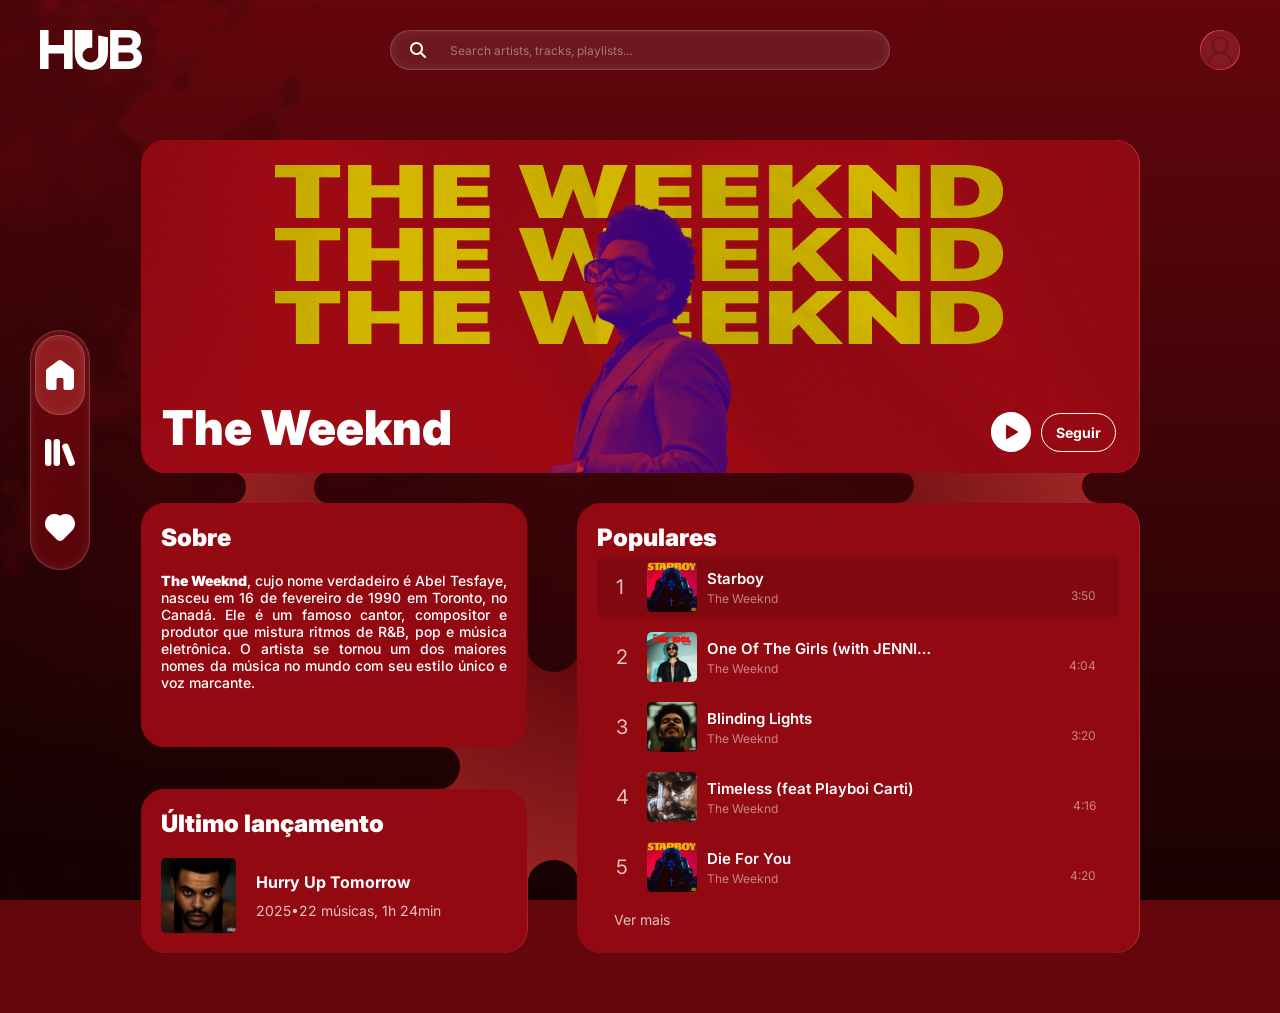
<file: artista/index.html>
<!DOCTYPE html>
<html lang="pt-BR">
<head>
  <meta charset="UTF-8">
  <meta name="viewport" content="width=device-width, initial-scale=1.0">
  <title>The Weeknd | MusicHub</title>

  <link rel="preconnect" href="https://fonts.googleapis.com">
  <link rel="preconnect" href="https://fonts.gstatic.com" crossorigin>
  <link href="https://fonts.googleapis.com/css2?family=Inter:wght@400;500;600;700;900&display=swap" rel="stylesheet">
  <link rel="stylesheet" href="https://cdnjs.cloudflare.com/ajax/libs/font-awesome/6.5.1/css/all.min.css" crossorigin="anonymous" referrerpolicy="no-referrer" />

  <link rel="stylesheet" href="../shared/base.css">
  <link rel="stylesheet" href="../shared/componentes.css">
  <link rel="stylesheet" href="artista.css">

  <script src="../shared/componentes.js"></script>
  <script src="../shared/cor-imagem.js" defer></script>
</head>
<body class="artista-page">

  <div class="page-bg" aria-hidden="true"></div>

  <mh-header avatar="../assets/shared/avatar.png"></mh-header>

  <mh-sidebar ativo="home"></mh-sidebar>

  <main class="artist">

    <section class="artist-banner">
      <img class="artist-banner__img" src="../assets/artista/banner.png" alt="" data-cor-dinamica data-saturacao-minima="0.75">
      <h1 class="artist-banner__name" id="artist-name">The Weeknd</h1>

      <div class="artist-banner__actions">
        <button class="btn-play" type="button" id="btn-play" aria-label="Tocar">
          <img src="../assets/artista/icon-play.svg" alt="" width="40" height="40">
        </button>
        <button class="btn-seguir" type="button" id="btn-seguir">Seguir</button>
      </div>
    </section>

    <div class="artist-col">
      <section class="card card--sobre">
        <h2 class="card__title">Sobre</h2>
        <p class="sobre__text" id="artist-bio">
          <strong>The Weeknd</strong>, cujo nome verdadeiro é Abel Tesfaye, nasceu em 16 de fevereiro
          de 1990 em Toronto, no Canadá. Ele é um famoso cantor, compositor e produtor que mistura
          ritmos de R&amp;B, pop e música eletrônica. O artista se tornou um dos maiores nomes da música
          no mundo com seu estilo único e voz marcante.
        </p>
      </section>

      <section class="card card--lancamento">
        <h2 class="card__title">Último lançamento</h2>
        <a class="album" href="#" id="ultimo-lancamento">
          <img class="album__cover" src="../assets/artista/album-hurry-up.png" alt="" width="75" height="75">
          <div class="album__info">
            <span class="album__name">Hurry Up Tomorrow</span>
            <span class="album__meta">2025•22 músicas, 1h 24min</span>
          </div>
        </a>
      </section>
    </div>

    <section class="card card--populares">
      <h2 class="card__title">Populares</h2>

      <ol class="song-list" id="song-list">
        <li class="song song--active">
          <span class="song__pos">1</span>
          <img class="song__cover" src="../assets/artista/musica-1.png" alt="" width="50" height="50">
          <div class="song__info">
            <span class="song__name">Starboy</span>
            <span class="song__artist">The Weeknd</span>
          </div>
          <span class="song__time">3:50</span>
        </li>
        <li class="song">
          <span class="song__pos">2</span>
          <img class="song__cover" src="../assets/artista/musica-2.png" alt="" width="50" height="50">
          <div class="song__info">
            <span class="song__name">One Of The Girls (with JENNIE, Lily Rose Depp)</span>
            <span class="song__artist">The Weeknd</span>
          </div>
          <span class="song__time">4:04</span>
        </li>
        <li class="song">
          <span class="song__pos">3</span>
          <img class="song__cover" src="../assets/artista/musica-3.png" alt="" width="50" height="50">
          <div class="song__info">
            <span class="song__name">Blinding Lights</span>
            <span class="song__artist">The Weeknd</span>
          </div>
          <span class="song__time">3:20</span>
        </li>
        <li class="song">
          <span class="song__pos">4</span>
          <img class="song__cover" src="../assets/artista/musica-4.png" alt="" width="50" height="50">
          <div class="song__info">
            <span class="song__name">Timeless (feat Playboi Carti)</span>
            <span class="song__artist">The Weeknd</span>
          </div>
          <span class="song__time">4:16</span>
        </li>
        <li class="song">
          <span class="song__pos">5</span>
          <img class="song__cover" src="../assets/artista/musica-5.png" alt="" width="50" height="50">
          <div class="song__info">
            <span class="song__name">Die For You</span>
            <span class="song__artist">The Weeknd</span>
          </div>
          <span class="song__time">4:20</span>
        </li>
      </ol>

      <a class="card__more" href="#" id="ver-mais">Ver mais</a>
    </section>

  </main>

</body>
</html>
</file>
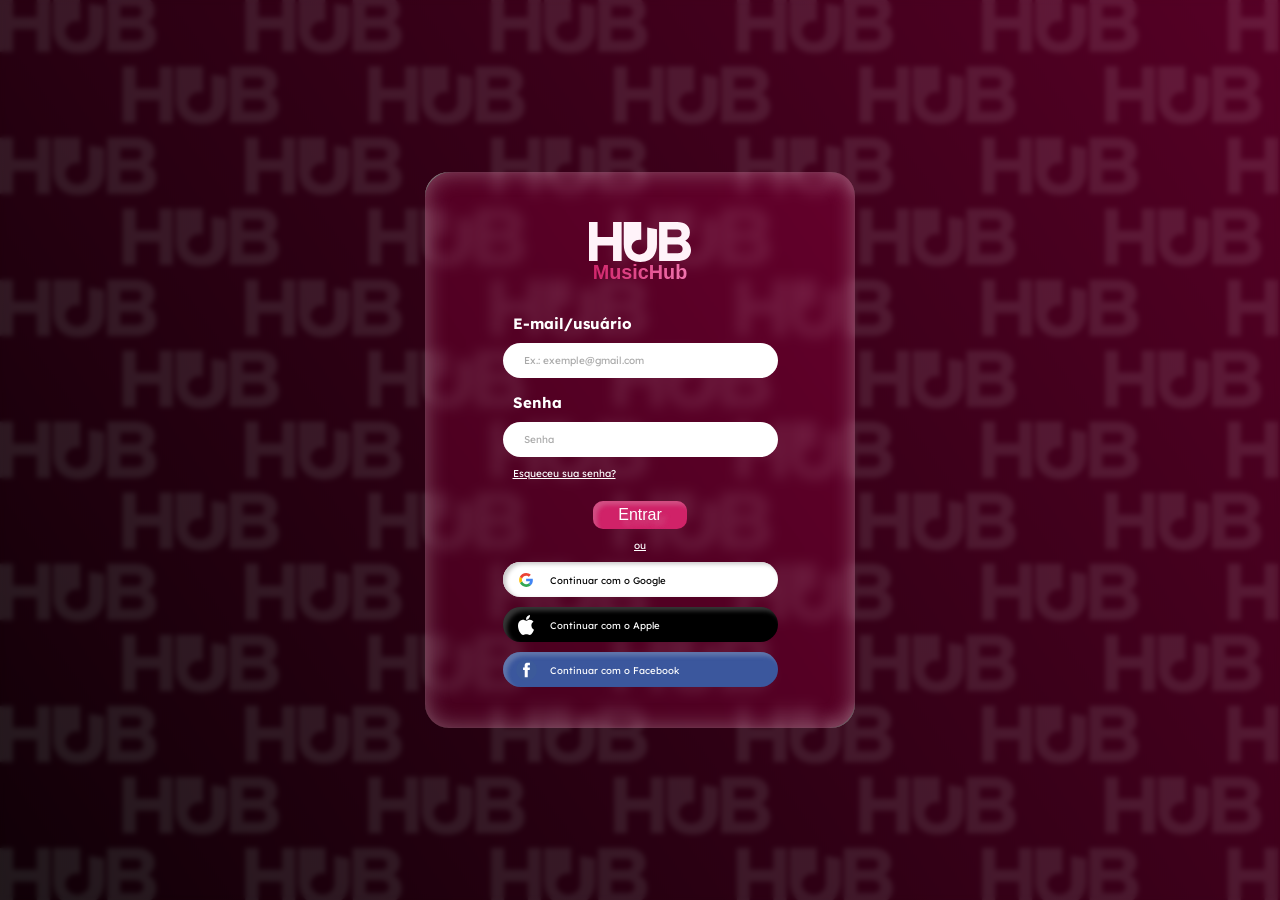
<file: login/index.html>
<!DOCTYPE html>
<html lang="pt-BR">
<head>
  <meta charset="UTF-8">
  <meta name="viewport" content="width=device-width, initial-scale=1.0">
  <title>Login | MusicHub</title>

  <link rel="preconnect" href="https://fonts.googleapis.com">
  <link rel="preconnect" href="https://fonts.gstatic.com" crossorigin>
  <link href="https://fonts.googleapis.com/css2?family=Lexend:wght@400;700&display=swap" rel="stylesheet">

  <link rel="stylesheet" href="login.css">
</head>
<body class="login-page">

  <div class="login-bg" aria-hidden="true">
    <img class="login-bg__pattern" src="../assets/login/bg-pattern.svg" alt="">
    <div class="login-bg__overlay"></div>
  </div>

  <main class="login-card">
    <header class="login-card__brand">
      <img class="login-card__logo" src="../assets/logo-hub.svg" alt="" width="102" height="40">
      <h1 class="login-card__title">MusicHub</h1>
    </header>

    <form class="login-form" id="login-form" novalidate>
      <div class="field">
        <label class="field__label" for="login-email">E-mail/usuário</label>
        <input class="field__input" type="text" id="login-email" name="email"
               placeholder="Ex.: exemple@gmail.com" autocomplete="username" required>
      </div>

      <div class="field">
        <label class="field__label" for="login-senha">Senha</label>
        <input class="field__input" type="password" id="login-senha" name="senha"
               placeholder="Senha" autocomplete="current-password" required>
      </div>

      <a class="login-form__forgot" href="#" id="link-esqueci-senha">Esqueceu sua senha?</a>

      <button class="btn-entrar" type="submit" id="btn-entrar">Entrar</button>
    </form>

    <span class="login-card__ou">ou</span>

    <div class="social-login">
      <button class="btn-social btn-social--google" type="button" id="btn-google">
        <img class="btn-social__icon" src="../assets/login/icon-google.svg" alt="">
        <span>Continuar com o Google</span>
      </button>

      <button class="btn-social btn-social--apple" type="button" id="btn-apple">
        <img class="btn-social__icon" src="../assets/login/icon-apple.svg" alt="">
        <span>Continuar com o Apple</span>
      </button>

      <button class="btn-social btn-social--facebook" type="button" id="btn-facebook">
        <img class="btn-social__icon" src="../assets/login/icon-facebook.svg" alt="">
        <span>Continuar com o Facebook</span>
      </button>
    </div>
  </main>

</body>
</html>
</file>
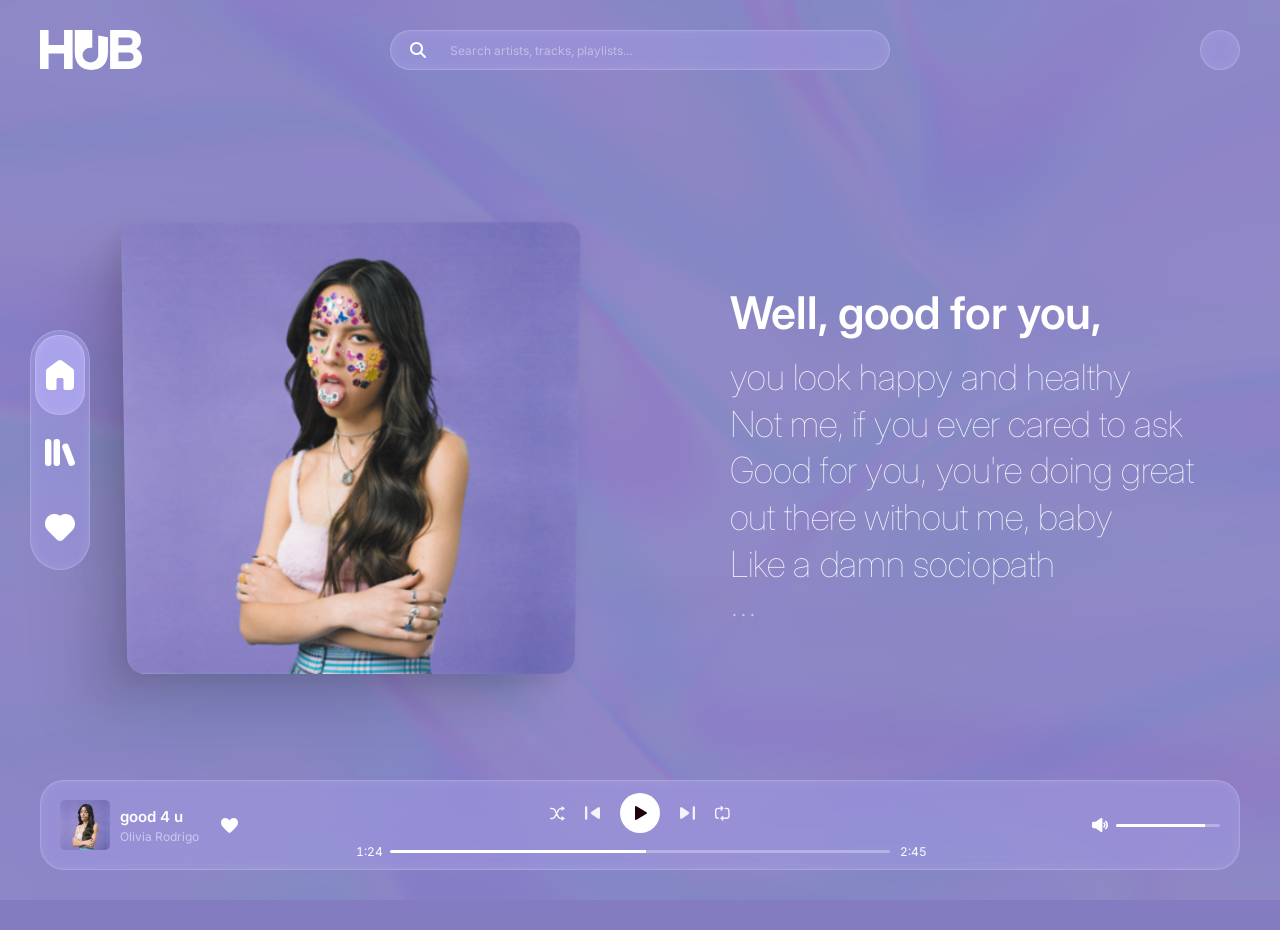
<file: musica/index.html>
<!DOCTYPE html>
<html lang="pt-BR">
<head>
  <meta charset="UTF-8">
  <meta name="viewport" content="width=device-width, initial-scale=1.0">
  <title>good 4 u | MusicHub</title>

  <link rel="preconnect" href="https://fonts.googleapis.com">
  <link rel="preconnect" href="https://fonts.gstatic.com" crossorigin>
  <link href="https://fonts.googleapis.com/css2?family=Inter:wght@400;500;600;700;900&display=swap" rel="stylesheet">
  <link rel="stylesheet" href="https://cdnjs.cloudflare.com/ajax/libs/font-awesome/6.5.1/css/all.min.css" crossorigin="anonymous" referrerpolicy="no-referrer" />

  <link rel="stylesheet" href="../shared/base.css">
  <link rel="stylesheet" href="../shared/componentes.css">
  <link rel="stylesheet" href="musica.css">

  <script src="../shared/componentes.js"></script>
  <script src="../shared/cor-imagem.js" defer></script>
</head>
<body class="musica-page">

  <div class="page-bg" aria-hidden="true"></div>

  <mh-header></mh-header>

  <mh-sidebar ativo="home"></mh-sidebar>

  <main class="musica">
    <mh-album-3d class="musica__album" id="album-3d" src="../assets/musica/capa.png" alt="Capa do álbum" data-cor-dinamica></mh-album-3d>

    <section class="letra" id="letra" aria-label="Letra da música">
      <p class="letra__linha letra__linha--atual">Well, good for you,</p>
      <p class="letra__linha">you look happy and healthy</p>
      <p class="letra__linha">Not me, if you ever cared to ask</p>
      <p class="letra__linha">Good for you, you're doing great out there without me, baby</p>
      <p class="letra__linha">Like a damn sociopath</p>
      <p class="letra__mais" aria-hidden="true">...</p>
    </section>
  </main>

  <footer class="player" id="player">
    <div class="player__musica">
      <img class="player__capa" id="player-capa" src="../assets/musica/capa.png" alt="" width="50" height="50">
      <div class="player__info">
        <span class="player__titulo" id="player-titulo">good 4 u</span>
        <span class="player__artista" id="player-artista">Olivia Rodrigo</span>
      </div>
      <button class="player__favoritar" type="button" id="btn-favoritar" aria-label="Favoritar" aria-pressed="false">
        <img src="../assets/musica/icon-favoritar.svg" alt="" width="17" height="15">
      </button>
    </div>

    <div class="player__centro">
      <div class="player__controles">
        <button class="player__botao" type="button" id="btn-aleatorio" aria-label="Aleatório" aria-pressed="false">
          <img src="../assets/musica/icon-shuffle.svg" alt="" width="15" height="15">
        </button>
        <button class="player__botao" type="button" id="btn-anterior" aria-label="Anterior">
          <img src="../assets/musica/icon-anterior.svg" alt="" width="15" height="14">
        </button>
        <button class="player__play" type="button" id="btn-play" aria-label="Tocar">
          <img src="../assets/musica/icon-play.svg" alt="" width="40" height="40">
        </button>
        <button class="player__botao" type="button" id="btn-proxima" aria-label="Próxima">
          <img src="../assets/musica/icon-proxima.svg" alt="" width="15" height="14">
        </button>
        <button class="player__botao" type="button" id="btn-repetir" aria-label="Repetir" aria-pressed="false">
          <img src="../assets/musica/icon-repeat.svg" alt="" width="15" height="15">
        </button>
      </div>

      <div class="player__tempo">
        <span class="player__tempo-texto" id="tempo-atual">1:24</span>
        <input class="barra player__progresso" type="range" id="progresso" min="0" max="165" value="84" aria-label="Posição da música">
        <span class="player__tempo-texto" id="tempo-total">2:45</span>
      </div>
    </div>

    <div class="player__volume">
      <img class="player__volume-icone" src="../assets/musica/icon-volume.svg" alt="" width="16" height="16">
      <input class="barra player__volume-barra" type="range" id="volume" min="0" max="100" value="85" aria-label="Volume">
    </div>
  </footer>

</body>
</html>
</file>
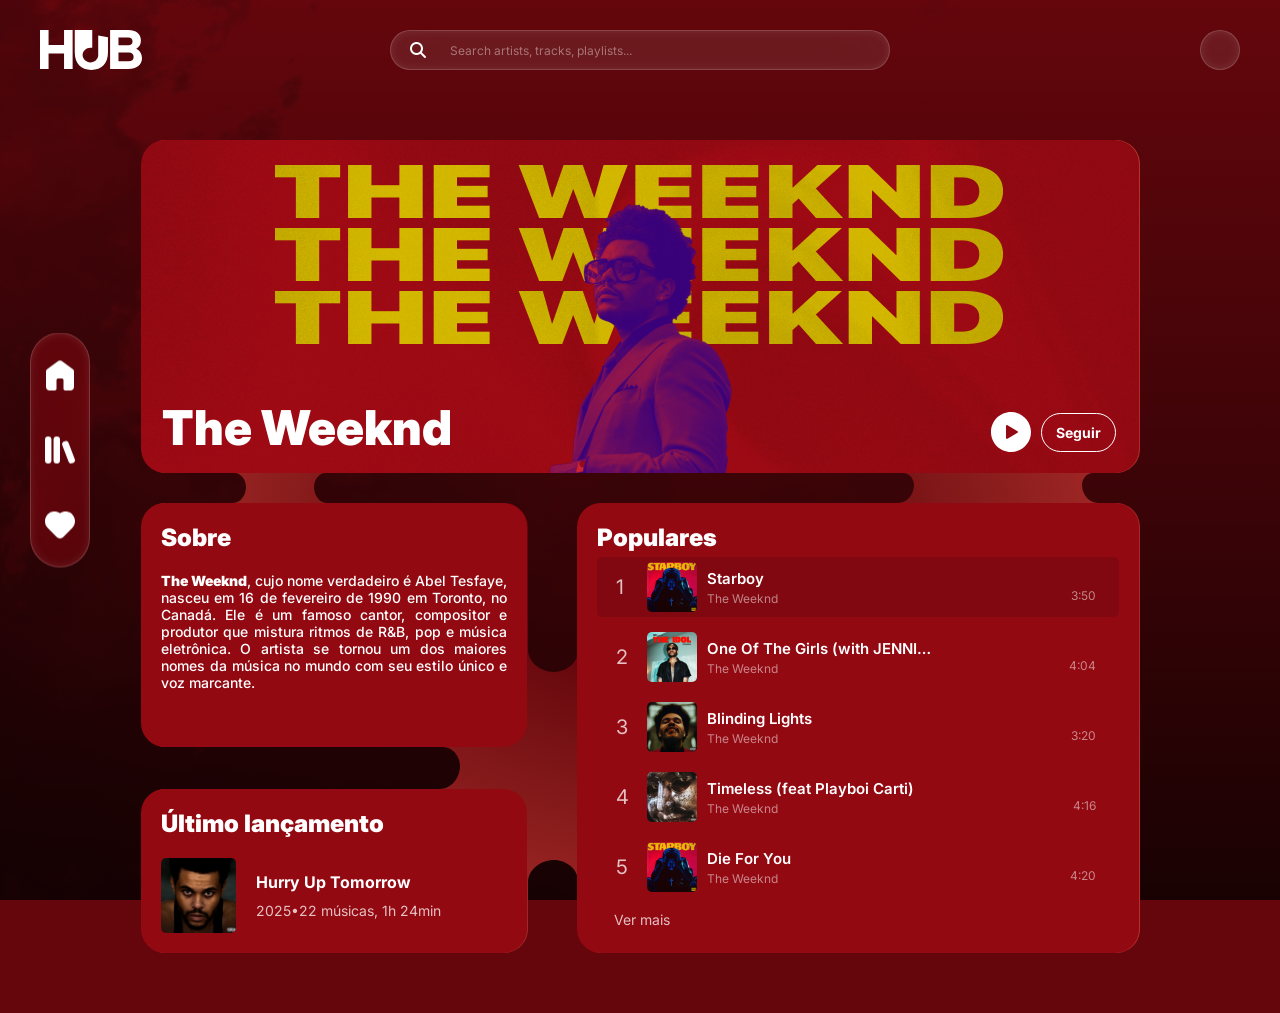
<file: artista/artista.html>
<!DOCTYPE html>
<html lang="pt-BR">
<head>
  <meta charset="UTF-8">
  <meta name="viewport" content="width=device-width, initial-scale=1.0">
  <title>The Weeknd | MusicHub</title>

  <link rel="preconnect" href="https://fonts.googleapis.com">
  <link rel="preconnect" href="https://fonts.gstatic.com" crossorigin>
  <link href="https://fonts.googleapis.com/css2?family=Inter:wght@400;500;600;700;900&display=swap" rel="stylesheet">
  <link rel="stylesheet" href="https://cdnjs.cloudflare.com/ajax/libs/font-awesome/6.5.1/css/all.min.css" crossorigin="anonymous" referrerpolicy="no-referrer" />

  <link rel="stylesheet" href="../shared/base.css">
  <link rel="stylesheet" href="../shared/componentes.css">
  <link rel="stylesheet" href="artista.css">

  <script src="../shared/componentes.js"></script>
  <script src="../shared/cor-imagem.js" defer></script>
</head>
<body class="artista-page">

  <mh-header></mh-header>
  <div class="page-bg" aria-hidden="true"></div>

  <mh-sidebar></mh-sidebar>


  <main class="artist">

    <section class="artist-banner">
      <img class="artist-banner__img" src="../assets/artista/banner.png" alt="" data-cor-dinamica data-saturacao-minima="0.75">
      <h1 class="artist-banner__name" id="artist-name">The Weeknd</h1>

      <div class="artist-banner__actions">
        <button class="btn-play" type="button" id="btn-play" aria-label="Tocar">
          <img src="../assets/artista/icon-play.svg" alt="" width="40" height="40">
        </button>
        <button class="btn-seguir" type="button" id="btn-seguir">Seguir</button>
      </div>
    </section>

    <div class="artist-col">
      <section class="card card--sobre">
        <h2 class="card__title">Sobre</h2>
        <p class="sobre__text" id="artist-bio">
          <strong>The Weeknd</strong>, cujo nome verdadeiro é Abel Tesfaye, nasceu em 16 de fevereiro
          de 1990 em Toronto, no Canadá. Ele é um famoso cantor, compositor e produtor que mistura
          ritmos de R&amp;B, pop e música eletrônica. O artista se tornou um dos maiores nomes da música
          no mundo com seu estilo único e voz marcante.
        </p>
      </section>

      <section class="card card--lancamento">
        <h2 class="card__title">Último lançamento</h2>
        <a class="album" href="#" id="ultimo-lancamento">
          <img class="album__cover" src="../assets/artista/album-hurry-up.png" alt="" width="75" height="75">
          <div class="album__info">
            <span class="album__name">Hurry Up Tomorrow</span>
            <span class="album__meta">2025•22 músicas, 1h 24min</span>
          </div>
        </a>
      </section>
    </div>

    <section class="card card--populares">
      <h2 class="card__title">Populares</h2>

      <ol class="song-list" id="song-list">
        <li class="song song--active">
          <span class="song__pos">1</span>
          <img class="song__cover" src="../assets/artista/musica-1.png" alt="" width="50" height="50">
          <div class="song__info">
            <span class="song__name">Starboy</span>
            <span class="song__artist">The Weeknd</span>
          </div>
          <span class="song__time">3:50</span>
        </li>
        <li class="song">
          <span class="song__pos">2</span>
          <img class="song__cover" src="../assets/artista/musica-2.png" alt="" width="50" height="50">
          <div class="song__info">
            <span class="song__name">One Of The Girls (with JENNIE, Lily Rose Depp)</span>
            <span class="song__artist">The Weeknd</span>
          </div>
          <span class="song__time">4:04</span>
        </li>
        <li class="song">
          <span class="song__pos">3</span>
          <img class="song__cover" src="../assets/artista/musica-3.png" alt="" width="50" height="50">
          <div class="song__info">
            <span class="song__name">Blinding Lights</span>
            <span class="song__artist">The Weeknd</span>
          </div>
          <span class="song__time">3:20</span>
        </li>
        <li class="song">
          <span class="song__pos">4</span>
          <img class="song__cover" src="../assets/artista/musica-4.png" alt="" width="50" height="50">
          <div class="song__info">
            <span class="song__name">Timeless (feat Playboi Carti)</span>
            <span class="song__artist">The Weeknd</span>
          </div>
          <span class="song__time">4:16</span>
        </li>
        <li class="song">
          <span class="song__pos">5</span>
          <img class="song__cover" src="../assets/artista/musica-5.png" alt="" width="50" height="50">
          <div class="song__info">
            <span class="song__name">Die For You</span>
            <span class="song__artist">The Weeknd</span>
          </div>
          <span class="song__time">4:20</span>
        </li>
      </ol>

      <a class="card__more" href="#" id="ver-mais">Ver mais</a>
    </section>

  </main>

</body>
</html>
</file>
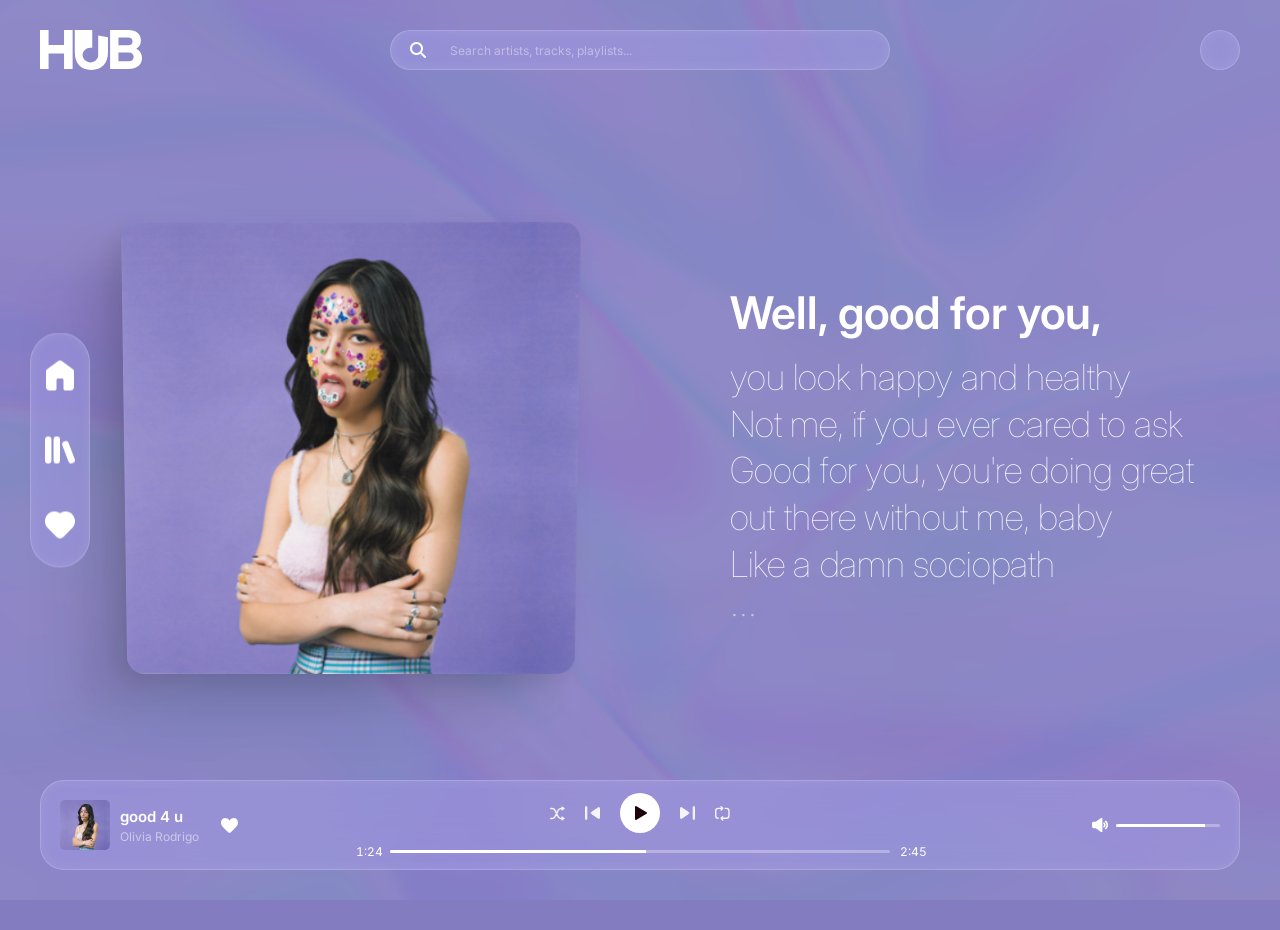
<file: musica/musica.html>
<!DOCTYPE html>
<html lang="pt-BR">

<head>
  <meta charset="UTF-8">
  <meta name="viewport" content="width=device-width, initial-scale=1.0">
  <title>good 4 u | MusicHub</title>

  <link rel="preconnect" href="https://fonts.googleapis.com">
  <link rel="preconnect" href="https://fonts.gstatic.com" crossorigin>
  <link href="https://fonts.googleapis.com/css2?family=Inter:wght@400;500;600;700;900&display=swap" rel="stylesheet">
  <link rel="stylesheet" href="https://cdnjs.cloudflare.com/ajax/libs/font-awesome/6.5.1/css/all.min.css"
    crossorigin="anonymous" referrerpolicy="no-referrer" />

  <link rel="stylesheet" href="../shared/base.css">
  <link rel="stylesheet" href="../shared/componentes.css">
  <link rel="stylesheet" href="musica.css">

  <script src="../shared/componentes.js"></script>
  <script src="../shared/cor-imagem.js" defer></script>
</head>

<body class="musica-page">

  <mh-header></mh-header>
  <div class="page-bg">
  </div>


  <mh-sidebar></mh-sidebar>

  <main class="musica">
    <mh-album-3d class="musica__album" id="album-3d" src="../assets/musica/capa.png" alt="Capa do álbum"
      data-cor-dinamica></mh-album-3d>

    <section class="letra" id="letra" aria-label="Letra da música">
      <p class="letra__linha letra__linha--atual">Well, good for you,</p>
      <p class="letra__linha">you look happy and healthy</p>
      <p class="letra__linha">Not me, if you ever cared to ask</p>
      <p class="letra__linha">Good for you, you're doing great out there without me, baby</p>
      <p class="letra__linha">Like a damn sociopath</p>
      <p class="letra__mais" aria-hidden="true">...</p>
    </section>
  </main>

  <footer class="player" id="player">
    <div class="player__musica">
      <img class="player__capa" id="player-capa" src="../assets/musica/capa.png" alt="" width="50" height="50">
      <div class="player__info">
        <span class="player__titulo" id="player-titulo">good 4 u</span>
        <a href="../artista/index.html" class="player__artista" id="player-artista">Olivia Rodrigo</a>
      </div>
      <button class="player__favoritar" type="button" id="btn-favoritar" aria-label="Favoritar" aria-pressed="false">
        <img src="../assets/musica/icon-favoritar.svg" alt="" width="17" height="15">
      </button>
    </div>

    <div class="player__centro">
      <div class="player__controles">
        <button class="player__botao" type="button" id="btn-aleatorio" aria-label="Aleatório" aria-pressed="false">
          <img src="../assets/musica/icon-shuffle.svg" alt="" width="15" height="15">
        </button>
        <button class="player__botao" type="button" id="btn-anterior" aria-label="Anterior">
          <img src="../assets/musica/icon-anterior.svg" alt="" width="15" height="14">
        </button>
        <button class="player__play" type="button" id="btn-play" aria-label="Tocar">
          <img src="../assets/musica/icon-play.svg" alt="" width="40" height="40">
        </button>
        <button class="player__botao" type="button" id="btn-proxima" aria-label="Próxima">
          <img src="../assets/musica/icon-proxima.svg" alt="" width="15" height="14">
        </button>
        <button class="player__botao" type="button" id="btn-repetir" aria-label="Repetir" aria-pressed="false">
          <img src="../assets/musica/icon-repeat.svg" alt="" width="15" height="15">
        </button>
      </div>

      <div class="player__tempo">
        <span class="player__tempo-texto" id="tempo-atual">1:24</span>
        <input class="barra player__progresso" type="range" id="progresso" min="0" max="165" value="84"
          aria-label="Posição da música">
        <span class="player__tempo-texto" id="tempo-total">2:45</span>
      </div>
    </div>

    <div class="player__volume">
      <img class="player__volume-icone" src="../assets/musica/icon-volume.svg" alt="" width="16" height="16">
      <input class="barra player__volume-barra" type="range" id="volume" min="0" max="100" value="85"
        aria-label="Volume">
    </div>
  </footer>

</body>

</html>
</file>
<file: shared/base.css>
@property --accent {
  syntax: "<color>";
  inherits: true;
  initial-value: #a90b18;
}

:root {
  --color-white: #ffffff;
  --color-text-soft: rgba(255, 255, 255, 0.75);
  --color-text-muted: rgba(255, 255, 255, 0.5);
  --color-violet-light: #eee6e9;
  --color-violet-darker: #1f000d;

  --font-main: "SF Pro", "SF Pro Display", -apple-system, BlinkMacSystemFont, "Inter", "Segoe UI", sans-serif;

  --glass-bg: rgba(255, 255, 255, 0.08);
  --glass-blur: blur(23px);
  --glass-edge: inset 0 0 0 1px rgba(255, 255, 255, 0.15), inset 0 0 11px 0 rgba(242, 242, 242, 0.12);

  transition: --accent 0.6s ease;
}

*,
*::before,
*::after {
  box-sizing: border-box;
  margin: 0;
  padding: 0;
}

body {
  min-height: 100vh;
  font-family: var(--font-main);
  color: var(--color-white);
}

img {
  display: block;
}

a {
  color: inherit;
  text-decoration: none;
}

button,
input {
  font: inherit;
  color: inherit;
}

button {
  background: none;
  border: none;
  cursor: pointer;
}
</file>
<file: shared/componentes.css>
mh-header,
mh-sidebar,
mh-album-3d {
  display: block;
}

.topbar {
  width: 1200px;
  max-width: calc(100% - 32px);
  margin: 30px auto 0;
  display: grid;
  grid-template-columns: 1fr auto 1fr;
  align-items: center;
}

.topbar__logo img {
  width: 102px;
  height: 40px;
  filter: brightness(0) invert(1);
}

.search {
  position: relative;
  width: 500px;
  height: 40px;
  border-radius: 24px;
  background: var(--glass-tint, var(--glass-bg));
  backdrop-filter: var(--glass-blur);
  -webkit-backdrop-filter: var(--glass-blur);
  box-shadow: var(--glass-edge);
}

.search__icon {
  position: absolute;
  left: 20px;
  top: 50%;
  width: 16px;
  height: 16px;
  transform: translateY(-50%);
}

.search__input {
  width: 100%;
  height: 100%;
  padding: 0 20px 0 60px;
  border: none;
  background: transparent;
  font-size: 12px;
  outline: none;
}

.search__input::placeholder {
  color: rgba(255, 255, 255, 0.4);
}

.topbar__avatar {
  justify-self: end;
  width: 40px;
  height: 40px;
  border-radius: 50%;
  overflow: hidden;
  background: var(--glass-tint, var(--glass-bg));
  backdrop-filter: var(--glass-blur);
  -webkit-backdrop-filter: var(--glass-blur);
  box-shadow: var(--glass-edge);
}

.topbar__avatar img {
  width: 100%;
  height: 100%;
  object-fit: cover;
}

.sidebar {
  position: fixed;
  left: 30px;
  top: 50%;
  z-index: 10;
  transform: translateY(-50%);
  width: 60px;
  padding: 5px 5px 5px;
  border-radius: 30px;
  display: flex;
  flex-direction: column;
  align-items: center;
  background: var(--sidebar-bg, var(--glass-bg));
  backdrop-filter: var(--glass-blur);
  -webkit-backdrop-filter: var(--glass-blur);
  box-shadow: var(--glass-edge);
}

.sidebar__item {
  width: 50px;
  height: 75px;
  border-radius: 24px;
  display: flex;
  align-items: center;
  justify-content: center;
  transition: background 0.2s;
}

.sidebar__item--active {
  height: 80px;
  background: var(--sidebar-active, var(--glass-bg));
  box-shadow: var(--glass-edge);
  transition: 0.2s;
}

.sidebar__item:not(.sidebar__item--active):hover {
  transition: 0.2s;
  height: 75px;
  background: var(--sidebar-active, var(--glass-bg));
  box-shadow: var(--glass-edge);
}

.sidebar__icon {
  width: 30px;
  height: 27px;
}

.sidebar__icon--home {
  width: 28px;
  height: 30px;
}

mh-album-3d {
  --tamanho: 500px;
  --espessura: 26px;
  --giro-x: -5deg;
  --giro-y: 0deg;
  width: var(--tamanho);
  height: var(--tamanho);
  perspective: 1600px;
  animation-name: float;
  animation-duration: 7s;
  animation-iteration-count: infinite;
  animation-timing-function: ease-in-out; 
}

@keyframes float {
  0% {
    transform: translateY(0px) rotateY(5deg);
  }
  
  50% {
    transform: translateY(-5px) rotateY(-5deg);
  }
  
  100% {
    transform: translateY(0px) rotateY(5deg);
  }
}



.album3d {
  scale: 0.9;
  position: relative;
  width: 100%;
  height: 100%;
  transform-style: preserve-3d;
  transform:
    rotateX(calc(var(--giro-x) + var(--mouse-x, 0deg))) rotateY(calc(var(--giro-y) + var(--mouse-y, 0deg)));
  transition: transform 0.5s cubic-bezier(0.075, 0.82, 0.165, 1);
}

.album3d__face {
  position: absolute;
  backface-visibility: hidden;
  background-image: var(--capa);
  background-size: var(--tamanho) var(--tamanho);
}

.album3d__frente {
  inset: 0;
  width: 100%;
  height: 100%;
  object-fit: cover;
  border-radius: 20px;
  transform: translateZ(calc(var(--espessura) / 2));
  box-shadow:
    -219px 193px 82px 0 rgba(0, 0, 0, 0),
    -140px 123px 75px 0 rgba(0, 0, 0, 0.01),
    -79px 69px 63px 0 rgba(0, 0, 0, 0.05),
    -35px 31px 47px 0 rgba(0, 0, 0, 0.09),
    -9px 8px 26px 0 rgba(0, 0, 0, 0.1);
}

.album3d__tras {
  inset: 0;
  border-radius: 4px;
  filter: brightness(0.35);
  transform: rotateY(180deg) translateZ(calc(var(--espessura) / 2));
}

.album3d__esquerda,
.album3d__direita {
  top: 0;
  left: calc(50% - var(--espessura) / 2);
  width: var(--espessura);
  height: 100%;
}

.album3d__esquerda {
  background-position: left center;
  filter: brightness(0.65);
  transform: rotateY(-90deg) translateZ(calc(var(--tamanho) / 2));
}

.album3d__direita {
  background-position: right center;
  filter: brightness(0.55);
  transform: rotateY(90deg) translateZ(calc(var(--tamanho) / 2));
}

.album3d__topo,
.album3d__base {
  left: 0;
  top: calc(50% - var(--espessura) / 2);
  width: 100%;
  height: var(--espessura);
}

.album3d__topo {
  background-position: center top;
  filter: brightness(1.1);
  transform: rotateX(90deg) translateZ(calc(var(--tamanho) / 2));
}

.album3d__base {
  background-position: center bottom;
  filter: brightness(0.6);
  transform: rotateX(-90deg) translateZ(calc(var(--tamanho) / 2));
}

@media (prefers-reduced-motion: reduce) {
  .album3d {
    transition: none;
  }
}
</file>
<file: artista/artista.css>
:root {
  --accent: #a90b18;

  --accent-safe: oklch(from var(--accent) clamp(0.32, l, 0.5) min(c, 0.2) h);

  --color-card: var(--accent-safe);
  --color-row-active: color-mix(in srgb, var(--accent-safe) 88%, black);
  --color-bg: color-mix(in srgb, var(--accent-safe) 68%, black);
  --color-accent-light: oklch(from var(--accent-safe) calc(l + 0.09) c h);

  --sidebar-bg: color-mix(in srgb, var(--accent-safe) 45%, transparent);
  --sidebar-active: color-mix(in srgb, var(--color-accent-light) 55%, transparent);

  --content-width: 998px;
  --radius-card: 24px;
}

body {
  background-color: var(--color-bg);
  padding-bottom: 60px;
}

.page-bg {
  position: fixed;
  inset: 0;
  z-index: -1;
  background:
    linear-gradient(to top, rgba(0, 0, 0, 0.75), transparent),
    url("../assets/artista/bg-textura.png") top left,
    var(--color-bg);
  background-repeat: no-repeat;
  background-size: cover;
  background-blend-mode: normal, multiply, normal;
}

.artist {
  position: relative;
  width: var(--content-width);
  margin: 70px auto 0;
  display: grid;
  grid-template-columns: 386px 562px;
  column-gap: 50px;
  row-gap: 30px;
}

.artist::before {
  content: "";
  position: absolute;
  left: 0;
  top: 0;
  width: 1000px;
  height: 813px;
  z-index: -1;
  background: radial-gradient(
    570px 465px at 500px 406px,
    var(--color-bg) 25%,
    var(--color-accent-light) 100%
  );
  -webkit-mask: url("../assets/artista/union.svg") top left / 1000px 813px no-repeat;
  mask: url("../assets/artista/union.svg") top left / 1000px 813px no-repeat;
}

.artist-banner {
  grid-column: 1 / -1;
  position: relative;
  height: 333px;
  border-radius: var(--radius-card);
  overflow: hidden;
}

.artist-banner__img {
  position: absolute;
  inset: 0;
  width: 100%;
  height: 100%;
  object-fit: cover;
}

.artist-banner__name {
  position: absolute;
  left: 21px;
  top: 258px;
  font-size: 48px;
  font-weight: 900;
  line-height: normal;
}

.artist-banner__actions {
  position: absolute;
  left: 850px;
  top: 272px;
  display: flex;
  align-items: center;
  gap: 10px;
}

.btn-play img {
  width: 40px;
  height: 40px;
}

.btn-seguir {
  padding: 10px 14px;
  border: 1px solid var(--color-white);
  border-radius: 24px;
  font-size: 14px;
  font-weight: 700;
  line-height: normal;
  transition: background 0.2s;
}

.btn-seguir:hover {
  background: rgba(255, 255, 255, 0.12);
}

.artist-col {
  display: flex;
  flex-direction: column;
  gap: 42px;
}

.card {
  position: relative;
  padding: 20px;
  border-radius: var(--radius-card);
  background: var(--color-card);
}

.card__title {
  font-size: 24px;
  font-weight: 900;
  line-height: 29px;
}

.card--sobre {
  height: 244px;
}

.sobre__text {
  margin-top: 20px;
  font-size: 14px;
  font-weight: 500;
  line-height: normal;
  text-align: justify;
}

.sobre__text strong {
  font-weight: 900;
}

.card--lancamento {
  height: 164px;
}

.album {
  margin-top: 20px;
  display: flex;
  align-items: center;
  gap: 20px;
}

.album__cover {
  width: 75px;
  height: 75px;
  border-radius: 5px;
  object-fit: cover;
}

.album__info {
  display: flex;
  flex-direction: column;
  gap: 10px;
}

.album__name {
  font-size: 16px;
  font-weight: 700;
}

.album__meta {
  font-size: 14px;
  color: var(--color-text-soft);
}

.card--populares {
  height: 450px;
}

.song-list {
  list-style: none;
  margin-top: 5px;
  display: flex;
  flex-direction: column;
  gap: 10px;
}

.song {
  height: 60px;
  padding: 5px 23px 5px 0;
  border-radius: 5px;
  display: grid;
  grid-template-columns: 40px 50px 1fr auto;
  column-gap: 10px;
  align-items: center;
  cursor: pointer;
  transition: background 0.2s;
}

.song--active,
.song:hover {
  background: var(--color-row-active);
}

.song__pos {
  padding-left: 19px;
  font-size: 20px;
  color: var(--color-text-soft);
}

.song__cover {
  width: 50px;
  height: 50px;
  border-radius: 5px;
  object-fit: cover;
}

.song__info {
  min-width: 0;
  display: flex;
  flex-direction: column;
  gap: 3px;
}

.song__name {
  font-size: 15px;
  font-weight: 600;
  white-space: nowrap;
  overflow: hidden;
  text-overflow: ellipsis;
  max-width: 230px;
}

.song__artist {
  font-size: 12px;
  opacity: 0.5;
}

.song__time {
  font-size: 12px;
  opacity: 0.5;
  padding-top: 16px;
}

.card__more {
  position: absolute;
  left: 37px;
  bottom: 25px;
  font-size: 14px;
  color: var(--color-text-soft);
}

.card__more:hover {
  text-decoration: underline;
}
</file>
<file: login/login.css>
:root {

  --color-wine: #580026;
  --color-wine-dark: rgba(57, 0, 24, 0.6);
  --color-pink: #d02268;
  --color-pink-light: #f277b0;
  --color-white: #ffffff;
  --color-black: #000000;
  --color-facebook: #3b579d;
  --color-placeholder: rgba(83, 83, 83, 0.5);

  --font-main: "Lexend", sans-serif;
  --font-sf: "SF Pro", "SF Pro Display", -apple-system, BlinkMacSystemFont, "Segoe UI", Roboto, sans-serif;

  --field-width: 275px;
  --radius-pill: 30px;
}

*,
*::before,
*::after {
  box-sizing: border-box;
  margin: 0;
  padding: 0;
}

body {
  min-height: 100vh;
  font-family: var(--font-main);
  color: var(--color-white);
  background-color: var(--color-wine);
}

img {
  display: block;
}

button,
input {
  font: inherit;
}

.login-page {
  display: flex;
  align-items: center;
  justify-content: center;
  padding: 24px 16px;
}

.login-bg {
  position: fixed;
  inset: 0;
  z-index: -1;
  overflow: hidden;
  background:
    linear-gradient(rgba(0, 0, 0, 0.2), rgba(0, 0, 0, 0.2)),
    var(--color-wine);
}

.login-bg__pattern {
  position: absolute;
  inset: 0;
  width: 100%;
  height: 100%;
  object-fit: cover;
}

.login-bg__overlay {
  position: absolute;
  inset: 0;

  backdrop-filter: blur(2.5px);
  -webkit-backdrop-filter: blur(2.5px);
}

.login-card {
  position: relative;
  width: 430px;
  max-width: 100%;
  min-height: 530px;
  padding: 50px 24px 41px;
  border-radius: 24px;
  display: flex;
  flex-direction: column;
  align-items: center;
  box-shadow:
    inset 3px 3px 0.5px -3.5px rgba(255, 255, 255, 0.199),
    inset 2px 2px 1px -2px #666,
    inset -2px -2px 1px -2px #666,
    inset 0 0 22px 0 rgba(242, 242, 242, 0.35);
}

.login-card::before {
  content: "";
  position: absolute;
  inset: 0;
  z-index: -1;
  border-radius: inherit;
  background: var(--color-wine-dark);
  backdrop-filter: blur(6px);
  -webkit-backdrop-filter: blur(6px);
  mix-blend-mode: plus-lighter;
}

.login-card__brand {
  display: flex;
  flex-direction: column;
  align-items: center;
}

.login-card__logo {
  width: 102px;
  height: 40px;
}

.login-card__title {
  width: 102px;
  margin-top: -1px;
  font-family: var(--font-sf);
  font-size: 19.8px;
  font-weight: 590;
  line-height: normal;
  text-align: center;
  background: linear-gradient(to right, var(--color-pink), var(--color-pink-light));
  -webkit-background-clip: text;
  background-clip: text;
  color: transparent;
}

.login-form {
  width: var(--field-width);
  max-width: 100%;
  margin-top: 25px;
  display: flex;
  flex-direction: column;
}

.field {
  display: flex;
  flex-direction: column;
}

.field + .field {
  margin-top: 10px;
}

.field__label {
  padding-left: 10px;
  margin: 5px 0 10px;
  font-size: 15px;
  font-weight: 700;
  line-height: 19px;
}

.field__input {
  width: 100%;
  height: 35px;
  padding: 0 21px;
  border: none;
  border-radius: var(--radius-pill);
  background: var(--color-white);
  color: var(--color-black);
  font-size: 10px;
  outline: none;
}

.field__input::placeholder {
  color: var(--color-placeholder);
}

.field__input:focus-visible {
  box-shadow: 0 0 0 2px var(--color-pink-light);
}

.login-form__forgot {
  align-self: flex-start;
  margin: 10px 0 0 10px;
  font-size: 10px;
  line-height: 14px;
  color: var(--color-white);
  text-decoration: underline;
}

.btn-entrar {
  align-self: center;
  margin-top: 20px;
  padding: 5px 25px;
  border: none;
  border-radius: 10px;
  background: var(--color-pink);
  box-shadow: inset 4px 4px 4px 0 rgba(217, 217, 217, 0.25);
  color: var(--color-white);
  font-family: var(--font-sf);
  font-size: 1em;
  text-shadow: 5px 5px 5px rgba(217, 217, 217, 0.25);
  cursor: pointer;
  transition: filter 0.2s;
}

.btn-entrar:hover {
  filter: brightness(1.1);
}

.login-card__ou {
  margin-top: 10px;
  font-size: 10px;
  line-height: 14px;
  text-decoration: underline;
}

.social-login {
  width: var(--field-width);
  max-width: 100%;
  margin-top: 9px;
  display: flex;
  flex-direction: column;
  gap: 10px;
}

.btn-social {
  position: relative;
  width: 100%;
  height: 35px;
  padding-left: 47px;
  border: none;
  border-radius: var(--radius-pill);
  display: flex;
  align-items: center;
  font-size: 0.6em;
  text-align: left;
  cursor: pointer;
  transition: filter 0.2s;
}

.btn-social:hover {
  filter: brightness(1.08);
}

.btn-social__icon {
  position: absolute;
  top: 50%;
  transform: translateY(-50%);
  color: white;
}

.btn-social--google {
  background: var(--color-white);
  color: var(--color-black);
  box-shadow: inset 3px 2px 4px 0 #c8c7c7;
}

.btn-social--google .btn-social__icon {
  left: 16px;
  width: 14px;
  height: 16px;
}

.btn-social--apple {
  background: var(--color-black);
  color: var(--color-white);
  box-shadow: inset 4px 4px 4px 0 rgba(217, 217, 217, 0.25);
}

.btn-social--apple .btn-social__icon {
  left: 15px;
  width: 16px;
  height: 20px;
}

.btn-social--facebook {
  background: var(--color-facebook);
  color: var(--color-white);
  box-shadow: inset 4px 4px 4px 0 rgba(217, 217, 217, 0.25);
}

.btn-social--facebook .btn-social__icon {
  left: 13px;
  width: 21px;
  height: 22px;
}
</file>
<file: musica/musica.css>
:root {
  --accent: #7d78be;

  --color-bg: oklch(from var(--accent) clamp(0.4, l, 0.62) min(c, 0.16) h);
  --color-bg-light: oklch(from var(--color-bg) calc(l + 0.1) c h);

  --glass-tint: color-mix(in srgb, var(--color-bg-light) 55%, transparent);
  --sidebar-bg: var(--glass-tint);
  --sidebar-active: color-mix(in srgb, oklch(from var(--color-bg) calc(l + 0.18) c h) 60%, transparent);
}

.musica-page {
  overflow: hidden;
  background-color: var(--color-bg);
}

.page-bg {
  position: fixed;
  inset: 0;
  z-index: -1;
}

.page-bg::after {
  content: "";
  position: absolute;
  inset: 0;
  background: url("../assets/musica/bg-textura.png") center / cover no-repeat;
  mix-blend-mode: multiply;
  opacity: 0.1;
}

mh-header {
  position: relative;
  z-index: 5;
}

.musica {
  width: 1200px;
  height: 100vh;
  margin: -70px auto 0;
  padding-left: 61px;
  display: grid;
  grid-template-columns: 500px 519px;
  column-gap: 100px;
  align-items: center;
}

.letra {
  scale: 0.9;
  width: 110%;
  height: 500px;
  display: flex;
  flex-direction: column;
  justify-content: center;
  font-size: 40px;
  line-height: normal;
  font-weight: 100;
  color: #ffffffea; 
  line-height: 1.3em;
}

.letra__linha--atual {
  font-size: 50px;
  color: #fff;
  margin-bottom: 20px;
  font-weight: 600;
  opacity: 100%;
}

.letra__mais {
  opacity: 70%;
  font-size: 50px;
  line-height: 0.54;
  color: #e5e5e5;
}

.player {
  position: fixed;
  left: 50%;
  bottom: 30px;
  z-index: 5;
  width: 1200px;
  height: 90px;
  transform: translateX(-50%);
  border-radius: 24px;
  display: grid;
  grid-template-columns: 1fr 568px 1fr;
  align-items: center;
  background: var(--glass-tint);
  backdrop-filter: var(--glass-blur);
  -webkit-backdrop-filter: var(--glass-blur);
  box-shadow: var(--glass-edge);
}

.player__musica {
  padding-left: 20px;
  display: flex;
  align-items: center;
  gap: 10px;
  min-width: 0;
}

.player__capa {
  width: 50px;
  height: 50px;
  border-radius: 5px;
  object-fit: cover;
  flex: none;
}

.player__info {
  min-width: 0;
  display: flex;
  flex-direction: column;
  gap: 3px;
}

.player__titulo {
  font-size: 15px;
  font-weight: 600;
  white-space: nowrap;
  overflow: hidden;
  text-overflow: ellipsis;
}

.player__artista{
  font-size: 12px;
  opacity: 0.5;
  white-space: nowrap;
  transition: 0.2s;
}

.player__artista:hover{
  transition: 0.2s;
  text-decoration: underline;
  opacity: 0.5;
}

.player__favoritar {
  margin-left: 12px;
  flex: none;
  transition: transform 0.15s;
}

.player__favoritar:hover {
  transform: scale(1.12);
}

.player__centro {
  height: 100%;
  padding-top: 13px;
  display: flex;
  flex-direction: column;
  align-items: center;
}

.player__controles {
  height: 40px;
  display: flex;
  align-items: center;
  gap: 20px;
}

.player__botao {
  display: flex;
  opacity: 0.9;
  transition: opacity 0.15s;
}

.player__botao:hover {
  opacity: 1;
}

.player__botao[aria-pressed="true"] img {
  filter: drop-shadow(0 0 4px rgba(255, 255, 255, 0.8));
}

.player__play {
  display: flex;
  transition: transform 0.15s;
}

.player__play:hover {
  transform: scale(1.06);
}

.player__tempo {
  margin-top: 11px;
  display: flex;
  align-items: center;
  gap: 10px;
}

.player__tempo-texto {
  width: 24px;
  font-size: 12px;
  font-variant-numeric: tabular-nums;
}

.player__progresso {
  width: 500px;
}

.player__volume {
  justify-self: end;
  padding-right: 20px;
  display: flex;
  align-items: center;
  gap: 8px;
}

.player__volume-barra {
  width: 104px;
}

.barra {
  -webkit-appearance: none;
  appearance: none;
  height: 3px;
  border-radius: 3px;
  background: rgba(255, 255, 255, 0.3);
  overflow: hidden;
  cursor: pointer;
}

.barra::-webkit-slider-thumb {
  -webkit-appearance: none;
  width: 3px;
  height: 3px;
  background: var(--color-white);
  box-shadow: -600px 0 0 600px var(--color-white);
}

.barra::-moz-range-thumb {
  width: 3px;
  height: 3px;
  border: 0;
  background: var(--color-white);
}

.barra::-moz-range-progress {
  height: 3px;
  background: var(--color-white);
}
</file>
